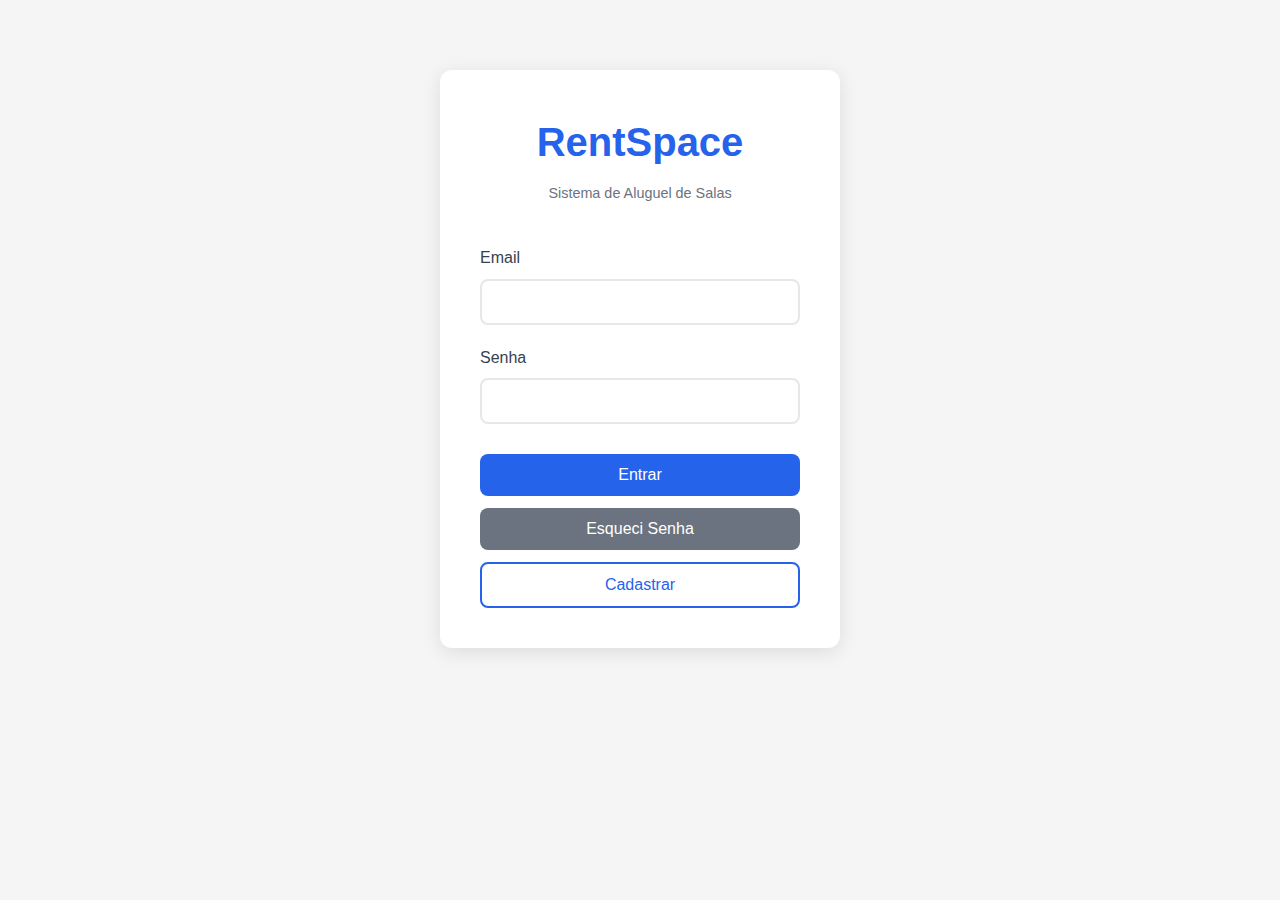
<file: index.html>
<!DOCTYPE html>
<html lang="pt-BR">
<head>
    <meta charset="UTF-8">
    <meta name="viewport" content="width=device-width, initial-scale=1.0">
    <title>Sistema de Aluguel - Login</title>
    <link rel="stylesheet" href="styles.css">
</head>
<body>
    <div class="container">
        <div class="login-card">
            <div class="logo">
                <h1>RentSpace</h1>
                <p>Sistema de Aluguel de Salas</p>
            </div>
            
            <form class="login-form" id="loginForm">
                <div class="form-group">
                    <label for="email">Email</label>
                    <input type="email" id="email" name="email" required>
                </div>
                
                <div class="form-group">
                    <label for="password">Senha</label>
                    <input type="password" id="password" name="password" required>
                </div>
                
                <div class="button-group">
                    <button type="submit" class="btn btn-primary">Entrar</button>
                    <button type="button" class="btn btn-secondary" onclick="window.location.href='forgot-password.html'">Esqueci Senha</button>
                    <button type="button" class="btn btn-outline" onclick="window.location.href='register.html'">Cadastrar</button>
                </div>
            </form>
        </div>
    </div>

    <script>
        document.getElementById('loginForm').addEventListener('submit', function(e) {
            e.preventDefault();
            // Simular login bem-sucedido
            window.location.href = 'dashboard.html';
        });
    </script>
</body>
</html>
</file>
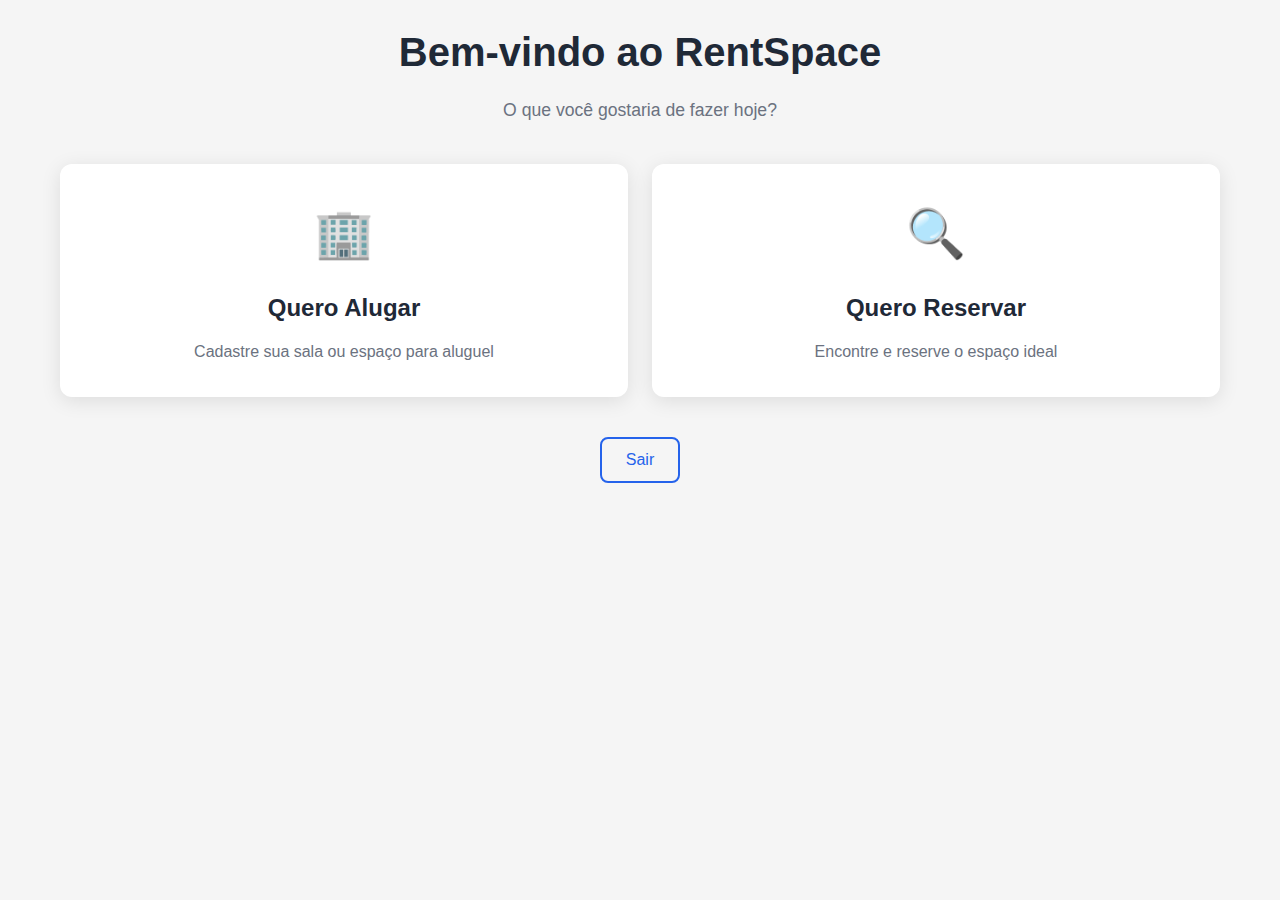
<file: dashboard.html>
<!DOCTYPE html>
<html lang="pt-BR">
<head>
    <meta charset="UTF-8">
    <meta name="viewport" content="width=device-width, initial-scale=1.0">
    <title>Dashboard - RentSpace</title>
    <link rel="stylesheet" href="styles.css">
</head>
<body>
    <div class="container">
        <div class="dashboard-header">
            <h1>Bem-vindo ao RentSpace</h1>
            <p>O que você gostaria de fazer hoje?</p>
        </div>
        
        <div class="dashboard-content">
            <div class="action-cards">
                <div class="action-card" onclick="window.location.href='room-form.html'">
                    <div class="card-icon">🏢</div>
                    <h3>Quero Alugar</h3>
                    <p>Cadastre sua sala ou espaço para aluguel</p>
                </div>
                
                <div class="action-card" onclick="window.location.href='room-list.html'">
                    <div class="card-icon">🔍</div>
                    <h3>Quero Reservar</h3>
                    <p>Encontre e reserve o espaço ideal</p>
                </div>
            </div>
        </div>
        
        <div class="logout-section">
            <button class="btn btn-outline" onclick="window.location.href='index.html'">Sair</button>
        </div>
    </div>
</body>
</html>
</file>
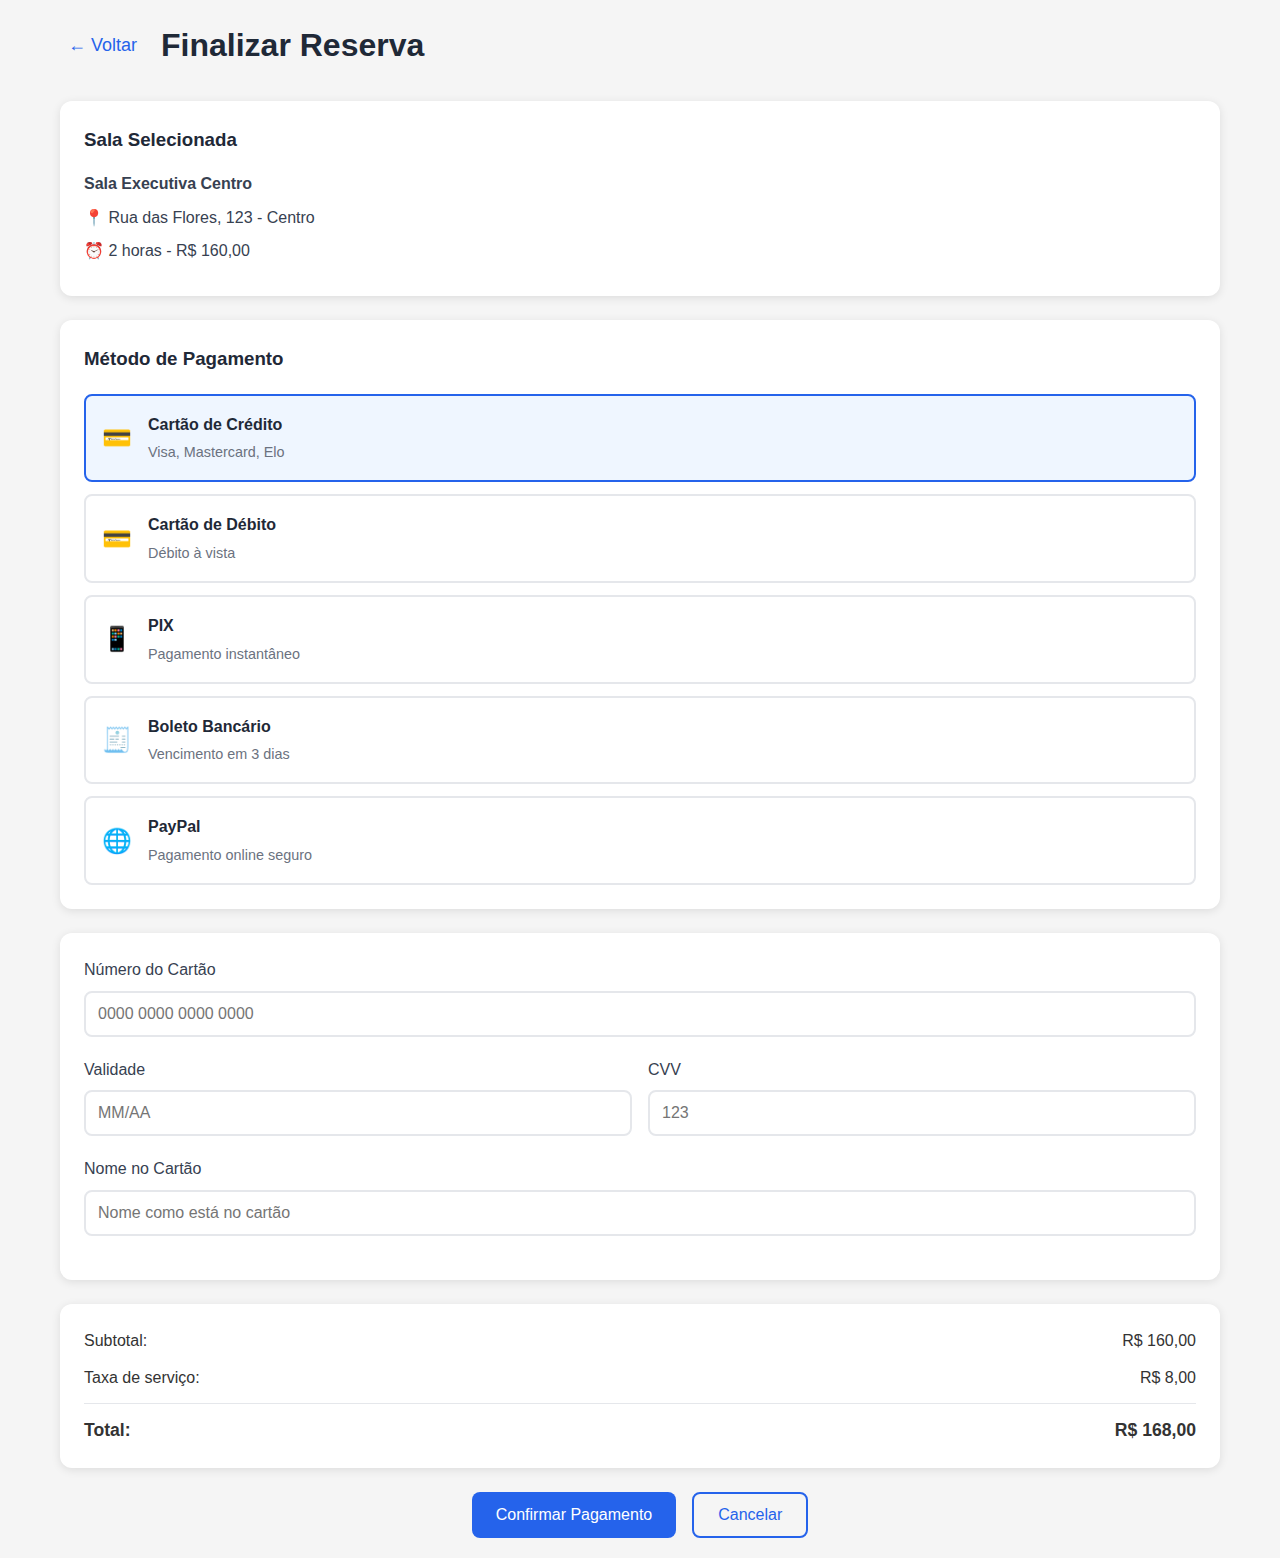
<file: payment.html>
<!DOCTYPE html>
<html lang="pt-BR">
<head>
    <meta charset="UTF-8">
    <meta name="viewport" content="width=device-width, initial-scale=1.0">
    <title>Pagamento - RentSpace</title>
    <link rel="stylesheet" href="styles.css">
</head>
<body>
    <div class="container">
        <div class="form-header">
            <button class="back-btn" onclick="window.location.href='room-list.html'">← Voltar</button>
            <h1>Finalizar Reserva</h1>
        </div>
        
        <div class="payment-summary">
            <div class="selected-room">
                <h3>Sala Selecionada</h3>
                <div class="room-details-payment">
                    <p><strong>Sala Executiva Centro</strong></p>
                    <p>📍 Rua das Flores, 123 - Centro</p>
                    <p>⏰ 2 horas - R$ 160,00</p>
                </div>
            </div>
        </div>
        
        <div class="payment-methods">
            <h3>Método de Pagamento</h3>
            
            <div class="payment-options">
                <label class="payment-option">
                    <input type="radio" name="payment" value="credit" checked>
                    <div class="payment-card">
                        <div class="payment-icon">💳</div>
                        <div class="payment-info">
                            <h4>Cartão de Crédito</h4>
                            <p>Visa, Mastercard, Elo</p>
                        </div>
                    </div>
                </label>
                
                <label class="payment-option">
                    <input type="radio" name="payment" value="debit">
                    <div class="payment-card">
                        <div class="payment-icon">💳</div>
                        <div class="payment-info">
                            <h4>Cartão de Débito</h4>
                            <p>Débito à vista</p>
                        </div>
                    </div>
                </label>
                
                <label class="payment-option">
                    <input type="radio" name="payment" value="pix">
                    <div class="payment-card">
                        <div class="payment-icon">📱</div>
                        <div class="payment-info">
                            <h4>PIX</h4>
                            <p>Pagamento instantâneo</p>
                        </div>
                    </div>
                </label>
                
                <label class="payment-option">
                    <input type="radio" name="payment" value="boleto">
                    <div class="payment-card">
                        <div class="payment-icon">🧾</div>
                        <div class="payment-info">
                            <h4>Boleto Bancário</h4>
                            <p>Vencimento em 3 dias</p>
                        </div>
                    </div>
                </label>
                
                <label class="payment-option">
                    <input type="radio" name="payment" value="paypal">
                    <div class="payment-card">
                        <div class="payment-icon">🌐</div>
                        <div class="payment-info">
                            <h4>PayPal</h4>
                            <p>Pagamento online seguro</p>
                        </div>
                    </div>
                </label>
            </div>
        </div>
        
        <div class="payment-form" id="paymentForm">
            <div class="card-form" id="cardForm">
                <div class="form-group">
                    <label for="cardNumber">Número do Cartão</label>
                    <input type="text" id="cardNumber" placeholder="0000 0000 0000 0000" maxlength="19">
                </div>
                
                <div class="form-row">
                    <div class="form-group">
                        <label for="cardExpiry">Validade</label>
                        <input type="text" id="cardExpiry" placeholder="MM/AA" maxlength="5">
                    </div>
                    
                    <div class="form-group">
                        <label for="cardCvv">CVV</label>
                        <input type="text" id="cardCvv" placeholder="123" maxlength="4">
                    </div>
                </div>
                
                <div class="form-group">
                    <label for="cardName">Nome no Cartão</label>
                    <input type="text" id="cardName" placeholder="Nome como está no cartão">
                </div>
            </div>
            
            <div class="pix-form" id="pixForm" style="display: none;">
                <div class="pix-info">
                    <h4>Pagamento via PIX</h4>
                    <p>Após confirmar, você receberá o código PIX para pagamento.</p>
                    <div class="pix-qr">
                        <div class="qr-placeholder">QR CODE</div>
                        <p>Escaneie o código ou copie a chave PIX</p>
                    </div>
                </div>
            </div>
            
            <div class="boleto-form" id="boletoForm" style="display: none;">
                <div class="boleto-info">
                    <h4>Boleto Bancário</h4>
                    <p>O boleto será gerado após a confirmação e enviado por email.</p>
                    <div class="boleto-details">
                        <p><strong>Vencimento:</strong> 3 dias úteis</p>
                        <p><strong>Valor:</strong> R$ 160,00</p>
                    </div>
                </div>
            </div>
        </div>
        
        <div class="payment-total">
            <div class="total-breakdown">
                <div class="total-line">
                    <span>Subtotal:</span>
                    <span>R$ 160,00</span>
                </div>
                <div class="total-line">
                    <span>Taxa de serviço:</span>
                    <span>R$ 8,00</span>
                </div>
                <div class="total-line total-final">
                    <span><strong>Total:</strong></span>
                    <span><strong>R$ 168,00</strong></span>
                </div>
            </div>
        </div>
        
        <div class="payment-actions">
            <button class="btn btn-primary" onclick="processPayment()">Confirmar Pagamento</button>
            <button class="btn btn-outline" onclick="window.location.href='room-list.html'">Cancelar</button>
        </div>
    </div>

    <script>
        // Payment method switching
        document.querySelectorAll('input[name="payment"]').forEach(radio => {
            radio.addEventListener('change', function() {
                // Hide all forms
                document.getElementById('cardForm').style.display = 'none';
                document.getElementById('pixForm').style.display = 'none';
                document.getElementById('boletoForm').style.display = 'none';
                
                // Show selected form
                if (this.value === 'credit' || this.value === 'debit') {
                    document.getElementById('cardForm').style.display = 'block';
                } else if (this.value === 'pix') {
                    document.getElementById('pixForm').style.display = 'block';
                } else if (this.value === 'boleto') {
                    document.getElementById('boletoForm').style.display = 'block';
                }
            });
        });
        
        // Card number formatting
        document.getElementById('cardNumber').addEventListener('input', function() {
            let value = this.value.replace(/\s/g, '').replace(/[^0-9]/gi, '');
            let formattedValue = value.match(/.{1,4}/g)?.join(' ') || value;
            this.value = formattedValue;
        });
        
        // Card expiry formatting
        document.getElementById('cardExpiry').addEventListener('input', function() {
            let value = this.value.replace(/\D/g, '');
            if (value.length >= 2) {
                value = value.substring(0, 2) + '/' + value.substring(2, 4);
            }
            this.value = value;
        });
        
        function processPayment() {
            alert('Pagamento processado com sucesso! Sua reserva foi confirmada.');
            window.location.href = 'dashboard.html';
        }
    </script>
</body>
</html>
</file>
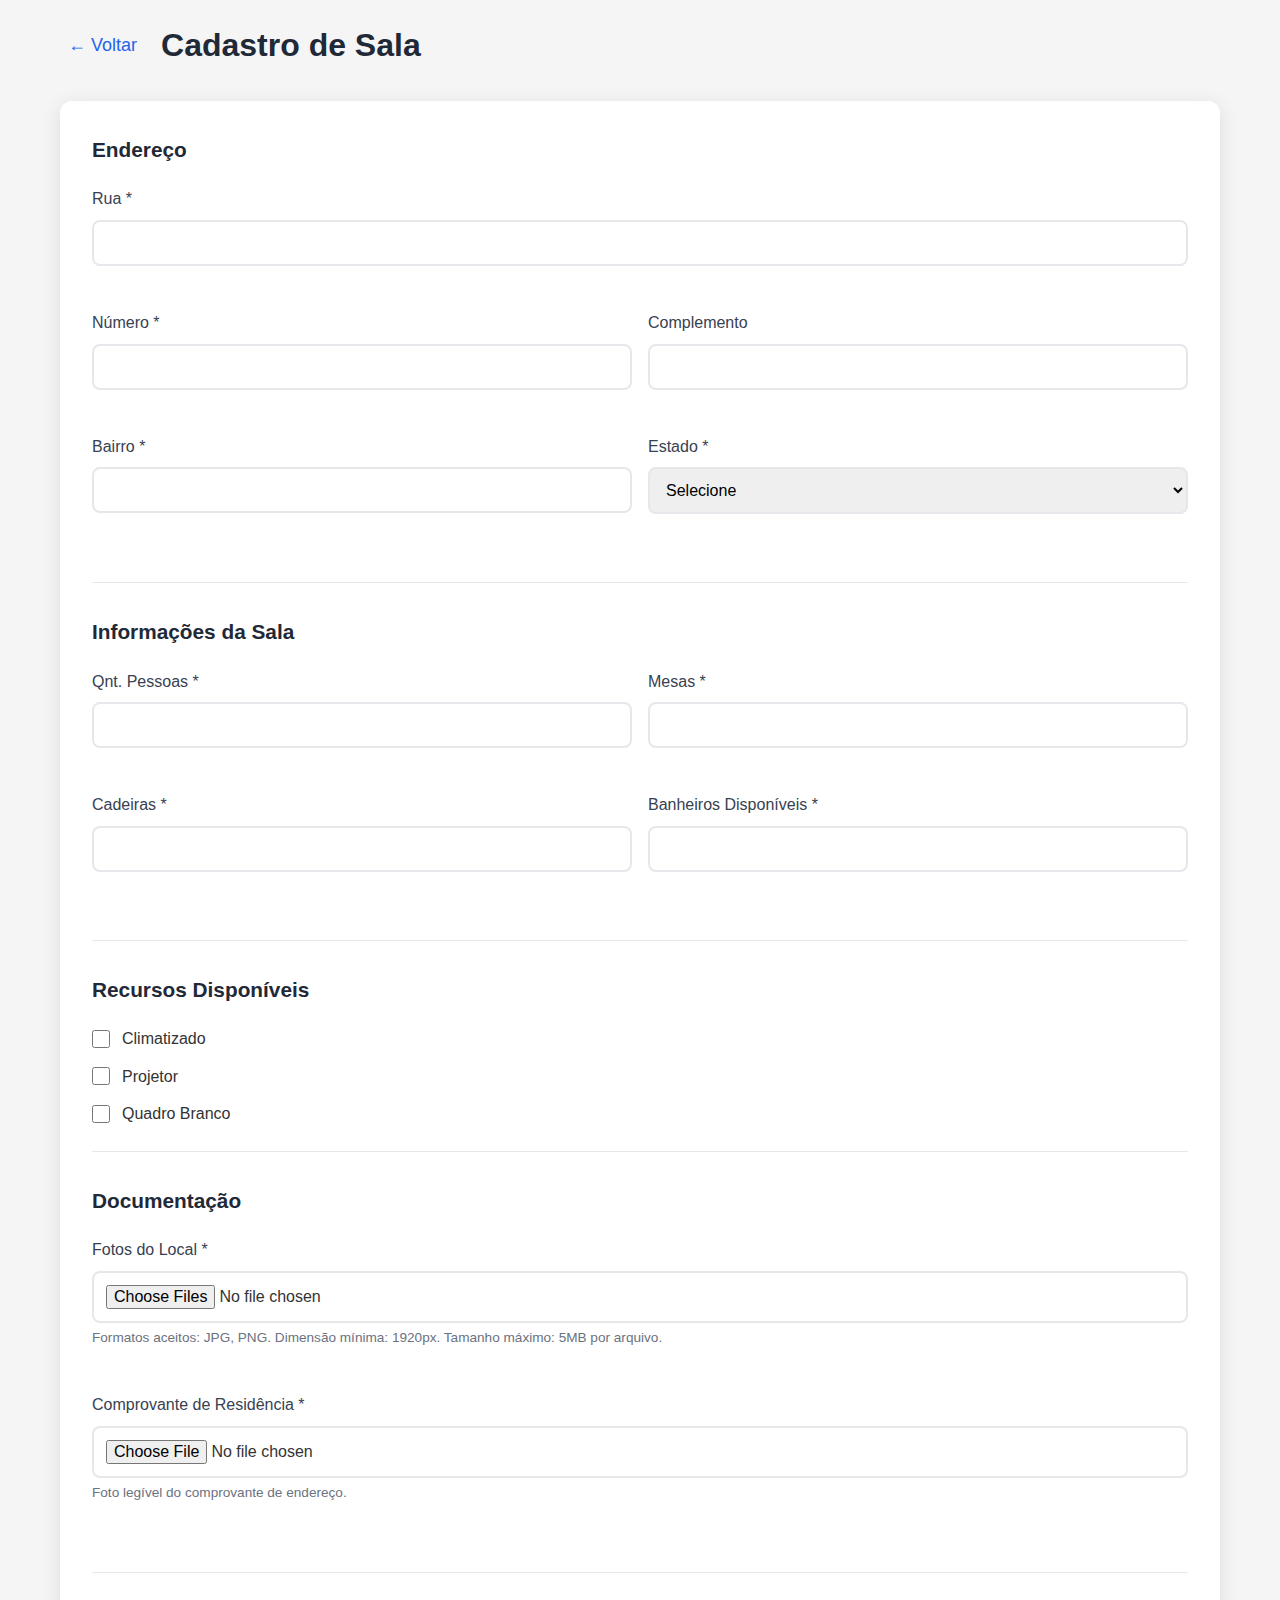
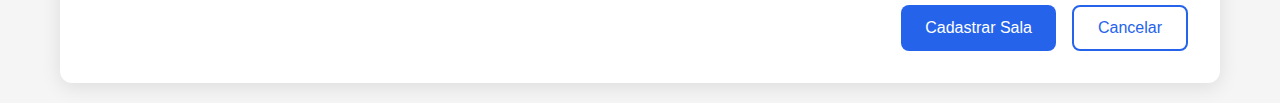
<file: room-form.html>
<!DOCTYPE html>
<html lang="pt-BR">
<head>
    <meta charset="UTF-8">
    <meta name="viewport" content="width=device-width, initial-scale=1.0">
    <title>Cadastro de Sala - RentSpace</title>
    <link rel="stylesheet" href="styles.css">
</head>
<body>
    <div class="container">
        <div class="form-header">
            <button class="back-btn" onclick="window.location.href='dashboard.html'">← Voltar</button>
            <h1>Cadastro de Sala</h1>
        </div>
        
        <form class="room-form" id="roomForm">
            <div class="form-section">
                <h3>Endereço</h3>
                
                <div class="form-group">
                    <label for="street">Rua *</label>
                    <input type="text" id="street" name="street" required>
                    <span class="error-message" id="street-error"></span>
                </div>
                
                <div class="form-row">
                    <div class="form-group">
                        <label for="number">Número *</label>
                        <input type="number" id="number" name="number" required min="1">
                        <span class="error-message" id="number-error"></span>
                    </div>
                    
                    <div class="form-group">
                        <label for="complement">Complemento</label>
                        <input type="text" id="complement" name="complement">
                    </div>
                </div>
                
                <div class="form-row">
                    <div class="form-group">
                        <label for="neighborhood">Bairro *</label>
                        <input type="text" id="neighborhood" name="neighborhood" required>
                        <span class="error-message" id="neighborhood-error"></span>
                    </div>
                    
                    <div class="form-group">
                        <label for="state">Estado *</label>
                        <select id="state" name="state" required>
                            <option value="">Selecione</option>
                            <option value="AC">Acre</option>
                            <option value="AL">Alagoas</option>
                            <option value="AP">Amapá</option>
                            <option value="AM">Amazonas</option>
                            <option value="BA">Bahia</option>
                            <option value="CE">Ceará</option>
                            <option value="DF">Distrito Federal</option>
                            <option value="ES">Espírito Santo</option>
                            <option value="GO">Goiás</option>
                            <option value="MA">Maranhão</option>
                            <option value="MT">Mato Grosso</option>
                            <option value="MS">Mato Grosso do Sul</option>
                            <option value="MG">Minas Gerais</option>
                            <option value="PA">Pará</option>
                            <option value="PB">Paraíba</option>
                            <option value="PR">Paraná</option>
                            <option value="PE">Pernambuco</option>
                            <option value="PI">Piauí</option>
                            <option value="RJ">Rio de Janeiro</option>
                            <option value="RN">Rio Grande do Norte</option>
                            <option value="RS">Rio Grande do Sul</option>
                            <option value="RO">Rondônia</option>
                            <option value="RR">Roraima</option>
                            <option value="SC">Santa Catarina</option>
                            <option value="SP">São Paulo</option>
                            <option value="SE">Sergipe</option>
                            <option value="TO">Tocantins</option>
                        </select>
                        <span class="error-message" id="state-error"></span>
                    </div>
                </div>
            </div>
            
            <div class="form-section">
                <h3>Informações da Sala</h3>
                
                <div class="form-row">
                    <div class="form-group">
                        <label for="capacity">Qnt. Pessoas *</label>
                        <input type="number" id="capacity" name="capacity" required min="1">
                        <span class="error-message" id="capacity-error"></span>
                    </div>
                    
                    <div class="form-group">
                        <label for="tables">Mesas *</label>
                        <input type="number" id="tables" name="tables" required min="0">
                        <span class="error-message" id="tables-error"></span>
                    </div>
                </div>
                
                <div class="form-row">
                    <div class="form-group">
                        <label for="chairs">Cadeiras *</label>
                        <input type="number" id="chairs" name="chairs" required min="0">
                        <span class="error-message" id="chairs-error"></span>
                    </div>
                    
                    <div class="form-group">
                        <label for="bathrooms">Banheiros Disponíveis *</label>
                        <input type="number" id="bathrooms" name="bathrooms" required min="1">
                        <span class="error-message" id="bathrooms-error"></span>
                    </div>
                </div>
            </div>
            
            <div class="form-section">
                <h3>Recursos Disponíveis</h3>
                
                <div class="checkbox-group">
                    <label class="checkbox-label">
                        <input type="checkbox" id="airConditioned" name="airConditioned">
                        <span class="checkmark"></span>
                        Climatizado
                    </label>
                    
                    <label class="checkbox-label">
                        <input type="checkbox" id="projector" name="projector">
                        <span class="checkmark"></span>
                        Projetor
                    </label>
                    
                    <label class="checkbox-label">
                        <input type="checkbox" id="whiteboard" name="whiteboard">
                        <span class="checkmark"></span>
                        Quadro Branco
                    </label>
                </div>
            </div>
            
            <div class="form-section">
                <h3>Documentação</h3>
                
                <div class="form-group">
                    <label for="roomPhotos">Fotos do Local *</label>
                    <input type="file" id="roomPhotos" name="roomPhotos" multiple accept=".jpg,.jpeg,.png" required>
                    <span class="file-info">Formatos aceitos: JPG, PNG. Dimensão mínima: 1920px. Tamanho máximo: 5MB por arquivo.</span>
                    <span class="error-message" id="roomPhotos-error"></span>
                </div>
                
                <div class="form-group">
                    <label for="addressProof">Comprovante de Residência *</label>
                    <input type="file" id="addressProof" name="addressProof" accept=".jpg,.jpeg,.png" required>
                    <span class="file-info">Foto legível do comprovante de endereço.</span>
                    <span class="error-message" id="addressProof-error"></span>
                </div>
            </div>
            
            <div class="form-actions">
                <button type="submit" class="btn btn-primary">Cadastrar Sala</button>
                <button type="button" class="btn btn-outline" onclick="window.location.href='dashboard.html'">Cancelar</button>
            </div>
        </form>
    </div>

    <script src="room-form.js"></script>
</body>
</html>
</file>
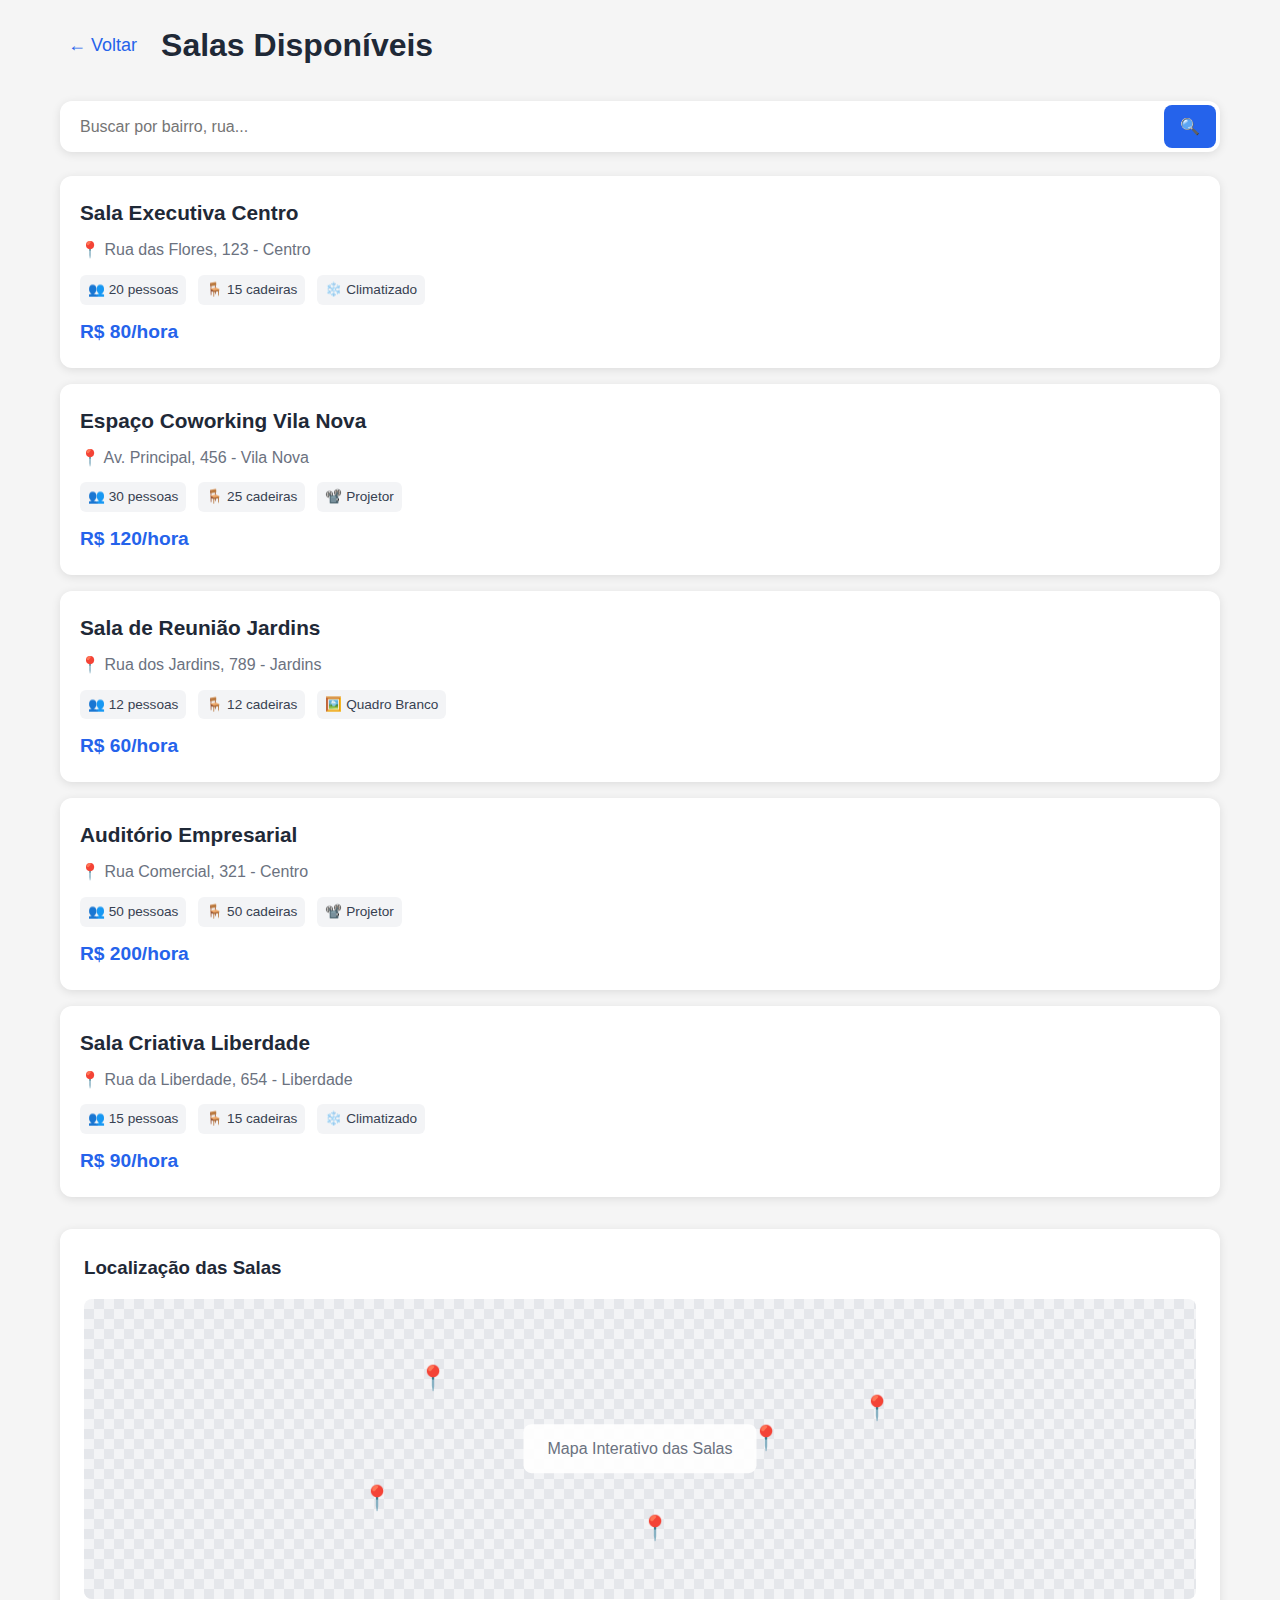
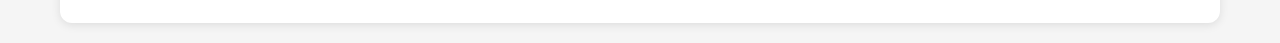
<file: room-list.html>
<!DOCTYPE html>
<html lang="pt-BR">
<head>
    <meta charset="UTF-8">
    <meta name="viewport" content="width=device-width, initial-scale=1.0">
    <title>Buscar Salas - RentSpace</title>
    <link rel="stylesheet" href="styles.css">
</head>
<body>
    <div class="container">
        <div class="form-header">
            <button class="back-btn" onclick="window.location.href='dashboard.html'">← Voltar</button>
            <h1>Salas Disponíveis</h1>
        </div>
        
        <div class="search-section">
            <div class="search-bar">
                <input type="text" placeholder="Buscar por bairro, rua..." id="searchInput">
                <button class="search-btn">🔍</button>
            </div>
        </div>
        
        <div class="rooms-list">
            <div class="room-card" onclick="selectRoom(1)">
                <div class="room-info">
                    <h3>Sala Executiva Centro</h3>
                    <p>📍 Rua das Flores, 123 - Centro</p>
                    <div class="room-details">
                        <span>👥 20 pessoas</span>
                        <span>🪑 15 cadeiras</span>
                        <span>❄️ Climatizado</span>
                    </div>
                    <div class="room-price">R$ 80/hora</div>
                </div>
            </div>
            
            <div class="room-card" onclick="selectRoom(2)">
                <div class="room-info">
                    <h3>Espaço Coworking Vila Nova</h3>
                    <p>📍 Av. Principal, 456 - Vila Nova</p>
                    <div class="room-details">
                        <span>👥 30 pessoas</span>
                        <span>🪑 25 cadeiras</span>
                        <span>📽️ Projetor</span>
                    </div>
                    <div class="room-price">R$ 120/hora</div>
                </div>
            </div>
            
            <div class="room-card" onclick="selectRoom(3)">
                <div class="room-info">
                    <h3>Sala de Reunião Jardins</h3>
                    <p>📍 Rua dos Jardins, 789 - Jardins</p>
                    <div class="room-details">
                        <span>👥 12 pessoas</span>
                        <span>🪑 12 cadeiras</span>
                        <span>🖼️ Quadro Branco</span>
                    </div>
                    <div class="room-price">R$ 60/hora</div>
                </div>
            </div>
            
            <div class="room-card" onclick="selectRoom(4)">
                <div class="room-info">
                    <h3>Auditório Empresarial</h3>
                    <p>📍 Rua Comercial, 321 - Centro</p>
                    <div class="room-details">
                        <span>👥 50 pessoas</span>
                        <span>🪑 50 cadeiras</span>
                        <span>📽️ Projetor</span>
                    </div>
                    <div class="room-price">R$ 200/hora</div>
                </div>
            </div>
            
            <div class="room-card" onclick="selectRoom(5)">
                <div class="room-info">
                    <h3>Sala Criativa Liberdade</h3>
                    <p>📍 Rua da Liberdade, 654 - Liberdade</p>
                    <div class="room-details">
                        <span>👥 15 pessoas</span>
                        <span>🪑 15 cadeiras</span>
                        <span>❄️ Climatizado</span>
                    </div>
                    <div class="room-price">R$ 90/hora</div>
                </div>
            </div>
        </div>
        
        <div class="map-section">
            <h3>Localização das Salas</h3>
            <div class="map-container">
                <div class="map-placeholder">
                    <div class="map-pin" style="top: 20%; left: 30%;" data-room="1">📍</div>
                    <div class="map-pin" style="top: 40%; left: 60%;" data-room="2">📍</div>
                    <div class="map-pin" style="top: 60%; left: 25%;" data-room="3">📍</div>
                    <div class="map-pin" style="top: 30%; left: 70%;" data-room="4">📍</div>
                    <div class="map-pin" style="top: 70%; left: 50%;" data-room="5">📍</div>
                    <div class="map-overlay">Mapa Interativo das Salas</div>
                </div>
            </div>
        </div>
    </div>

    <script>
        function selectRoom(roomId) {
            localStorage.setItem('selectedRoom', roomId);
            window.location.href = 'payment.html';
        }
        
        // Highlight map pins on hover
        document.querySelectorAll('.map-pin').forEach(pin => {
            pin.addEventListener('click', function() {
                const roomId = this.getAttribute('data-room');
                selectRoom(roomId);
            });
        });
        
        // Search functionality
        document.getElementById('searchInput').addEventListener('input', function() {
            const searchTerm = this.value.toLowerCase();
            const roomCards = document.querySelectorAll('.room-card');
            
            roomCards.forEach(card => {
                const text = card.textContent.toLowerCase();
                if (text.includes(searchTerm)) {
                    card.style.display = 'block';
                } else {
                    card.style.display = 'none';
                }
            });
        });
    </script>
</body>
</html>
</file>
<file: styles.css>
* {
  margin: 0;
  padding: 0;
  box-sizing: border-box;
}

body {
  font-family: -apple-system, BlinkMacSystemFont, "Segoe UI", Roboto, Oxygen, Ubuntu, Cantarell, sans-serif;
  line-height: 1.6;
  color: #333;
  background-color: #f5f5f5;
}

.container {
  max-width: 1200px;
  margin: 0 auto;
  padding: 20px;
  min-height: 100vh;
}

/* Login Page Styles */
.login-card {
  background: white;
  border-radius: 12px;
  padding: 40px;
  box-shadow: 0 4px 20px rgba(0, 0, 0, 0.1);
  max-width: 400px;
  margin: 50px auto;
}

.logo {
  text-align: center;
  margin-bottom: 40px;
}

.logo h1 {
  color: #2563eb;
  font-size: 2.5rem;
  margin-bottom: 8px;
}

.logo p {
  color: #6b7280;
  font-size: 0.9rem;
}

.form-group {
  margin-bottom: 20px;
}

.form-group label {
  display: block;
  margin-bottom: 8px;
  font-weight: 500;
  color: #374151;
}

.form-group input,
.form-group select {
  width: 100%;
  padding: 12px;
  border: 2px solid #e5e7eb;
  border-radius: 8px;
  font-size: 16px;
  transition: border-color 0.3s;
}

.form-group input:focus,
.form-group select:focus {
  outline: none;
  border-color: #2563eb;
}

.button-group {
  display: flex;
  flex-direction: column;
  gap: 12px;
  margin-top: 30px;
}

.btn {
  padding: 12px 24px;
  border: none;
  border-radius: 8px;
  font-size: 16px;
  font-weight: 500;
  cursor: pointer;
  transition: all 0.3s;
  text-align: center;
  text-decoration: none;
  display: inline-block;
}

.btn-primary {
  background-color: #2563eb;
  color: white;
}

.btn-primary:hover {
  background-color: #1d4ed8;
}

.btn-secondary {
  background-color: #6b7280;
  color: white;
}

.btn-secondary:hover {
  background-color: #4b5563;
}

.btn-outline {
  background-color: transparent;
  color: #2563eb;
  border: 2px solid #2563eb;
}

.btn-outline:hover {
  background-color: #2563eb;
  color: white;
}

/* Dashboard Styles */
.dashboard-header {
  text-align: center;
  margin-bottom: 40px;
}

.dashboard-header h1 {
  color: #1f2937;
  font-size: 2.5rem;
  margin-bottom: 12px;
}

.dashboard-header p {
  color: #6b7280;
  font-size: 1.1rem;
}

.action-cards {
  display: grid;
  grid-template-columns: repeat(auto-fit, minmax(280px, 1fr));
  gap: 24px;
  margin-bottom: 40px;
}

.action-card {
  background: white;
  border-radius: 12px;
  padding: 32px;
  text-align: center;
  box-shadow: 0 4px 20px rgba(0, 0, 0, 0.1);
  cursor: pointer;
  transition: transform 0.3s, box-shadow 0.3s;
}

.action-card:hover {
  transform: translateY(-4px);
  box-shadow: 0 8px 30px rgba(0, 0, 0, 0.15);
}

.card-icon {
  font-size: 3rem;
  margin-bottom: 16px;
}

.action-card h3 {
  color: #1f2937;
  font-size: 1.5rem;
  margin-bottom: 12px;
}

.action-card p {
  color: #6b7280;
  font-size: 1rem;
}

.logout-section {
  text-align: center;
  margin-top: 40px;
}

/* Form Header */
.form-header {
  display: flex;
  align-items: center;
  margin-bottom: 30px;
  gap: 16px;
}

.back-btn {
  background: none;
  border: none;
  font-size: 18px;
  cursor: pointer;
  color: #2563eb;
  padding: 8px;
  border-radius: 8px;
  transition: background-color 0.3s;
}

.back-btn:hover {
  background-color: #f3f4f6;
}

.form-header h1 {
  color: #1f2937;
  font-size: 2rem;
}

/* Room Form Styles */
.room-form {
  background: white;
  border-radius: 12px;
  padding: 32px;
  box-shadow: 0 4px 20px rgba(0, 0, 0, 0.1);
}

.form-section {
  margin-bottom: 32px;
  padding-bottom: 24px;
  border-bottom: 1px solid #e5e7eb;
}

.form-section:last-child {
  border-bottom: none;
}

.form-section h3 {
  color: #1f2937;
  font-size: 1.3rem;
  margin-bottom: 20px;
}

.form-row {
  display: grid;
  grid-template-columns: 1fr 1fr;
  gap: 16px;
}

.checkbox-group {
  display: flex;
  flex-direction: column;
  gap: 12px;
}

.checkbox-label {
  display: flex;
  align-items: center;
  cursor: pointer;
  font-weight: 500;
}

.checkbox-label input[type="checkbox"] {
  margin-right: 12px;
  width: 18px;
  height: 18px;
}

.file-info {
  display: block;
  font-size: 0.85rem;
  color: #6b7280;
  margin-top: 4px;
}

.error-message {
  display: block;
  color: #dc2626;
  font-size: 0.85rem;
  margin-top: 4px;
  min-height: 20px;
}

.form-actions {
  display: flex;
  gap: 16px;
  justify-content: flex-end;
  margin-top: 32px;
}

/* Room List Styles */
.search-section {
  margin-bottom: 24px;
}

.search-bar {
  display: flex;
  background: white;
  border-radius: 12px;
  padding: 4px;
  box-shadow: 0 2px 10px rgba(0, 0, 0, 0.1);
}

.search-bar input {
  flex: 1;
  border: none;
  padding: 12px 16px;
  font-size: 16px;
  border-radius: 8px;
}

.search-bar input:focus {
  outline: none;
}

.search-btn {
  background: #2563eb;
  color: white;
  border: none;
  padding: 12px 16px;
  border-radius: 8px;
  cursor: pointer;
  font-size: 16px;
}

.rooms-list {
  display: flex;
  flex-direction: column;
  gap: 16px;
  margin-bottom: 32px;
}

.room-card {
  background: white;
  border-radius: 12px;
  padding: 20px;
  box-shadow: 0 2px 10px rgba(0, 0, 0, 0.1);
  cursor: pointer;
  transition: transform 0.3s, box-shadow 0.3s;
}

.room-card:hover {
  transform: translateY(-2px);
  box-shadow: 0 4px 20px rgba(0, 0, 0, 0.15);
}

.room-info h3 {
  color: #1f2937;
  font-size: 1.3rem;
  margin-bottom: 8px;
}

.room-info p {
  color: #6b7280;
  margin-bottom: 12px;
}

.room-details {
  display: flex;
  flex-wrap: wrap;
  gap: 12px;
  margin-bottom: 12px;
}

.room-details span {
  background: #f3f4f6;
  padding: 4px 8px;
  border-radius: 6px;
  font-size: 0.85rem;
  color: #374151;
}

.room-price {
  font-size: 1.2rem;
  font-weight: bold;
  color: #2563eb;
}

/* Map Styles */
.map-section {
  background: white;
  border-radius: 12px;
  padding: 24px;
  box-shadow: 0 2px 10px rgba(0, 0, 0, 0.1);
}

.map-section h3 {
  color: #1f2937;
  margin-bottom: 16px;
}

.map-container {
  position: relative;
  height: 300px;
  background: #f3f4f6;
  border-radius: 8px;
  overflow: hidden;
}

.map-placeholder {
  width: 100%;
  height: 100%;
  background: linear-gradient(45deg, #e5e7eb 25%, transparent 25%),
    linear-gradient(-45deg, #e5e7eb 25%, transparent 25%), linear-gradient(45deg, transparent 75%, #e5e7eb 75%),
    linear-gradient(-45deg, transparent 75%, #e5e7eb 75%);
  background-size: 20px 20px;
  background-position: 0 0, 0 10px, 10px -10px, -10px 0px;
  position: relative;
}

.map-pin {
  position: absolute;
  font-size: 24px;
  cursor: pointer;
  transition: transform 0.3s;
  z-index: 10;
}

.map-pin:hover {
  transform: scale(1.2);
}

.map-overlay {
  position: absolute;
  top: 50%;
  left: 50%;
  transform: translate(-50%, -50%);
  background: rgba(255, 255, 255, 0.9);
  padding: 12px 24px;
  border-radius: 8px;
  font-weight: 500;
  color: #6b7280;
}

/* Payment Styles */
.payment-summary {
  background: white;
  border-radius: 12px;
  padding: 24px;
  margin-bottom: 24px;
  box-shadow: 0 2px 10px rgba(0, 0, 0, 0.1);
}

.selected-room h3 {
  color: #1f2937;
  margin-bottom: 16px;
}

.room-details-payment p {
  margin-bottom: 8px;
  color: #374151;
}

.payment-methods {
  background: white;
  border-radius: 12px;
  padding: 24px;
  margin-bottom: 24px;
  box-shadow: 0 2px 10px rgba(0, 0, 0, 0.1);
}

.payment-methods h3 {
  color: #1f2937;
  margin-bottom: 20px;
}

.payment-options {
  display: flex;
  flex-direction: column;
  gap: 12px;
}

.payment-option {
  cursor: pointer;
}

.payment-option input[type="radio"] {
  display: none;
}

.payment-card {
  display: flex;
  align-items: center;
  padding: 16px;
  border: 2px solid #e5e7eb;
  border-radius: 8px;
  transition: all 0.3s;
}

.payment-option input[type="radio"]:checked + .payment-card {
  border-color: #2563eb;
  background-color: #eff6ff;
}

.payment-icon {
  font-size: 24px;
  margin-right: 16px;
}

.payment-info h4 {
  color: #1f2937;
  margin-bottom: 4px;
}

.payment-info p {
  color: #6b7280;
  font-size: 0.9rem;
}

.payment-form {
  background: white;
  border-radius: 12px;
  padding: 24px;
  margin-bottom: 24px;
  box-shadow: 0 2px 10px rgba(0, 0, 0, 0.1);
}

.pix-info,
.boleto-info {
  text-align: center;
}

.pix-qr {
  margin: 20px 0;
}

.qr-placeholder {
  width: 150px;
  height: 150px;
  background: #f3f4f6;
  border: 2px dashed #d1d5db;
  border-radius: 8px;
  display: flex;
  align-items: center;
  justify-content: center;
  margin: 0 auto 12px;
  font-weight: bold;
  color: #6b7280;
}

.boleto-details {
  background: #f9fafb;
  padding: 16px;
  border-radius: 8px;
  margin-top: 16px;
}

.payment-total {
  background: white;
  border-radius: 12px;
  padding: 24px;
  margin-bottom: 24px;
  box-shadow: 0 2px 10px rgba(0, 0, 0, 0.1);
}

.total-breakdown {
  display: flex;
  flex-direction: column;
  gap: 12px;
}

.total-line {
  display: flex;
  justify-content: space-between;
  align-items: center;
}

.total-final {
  border-top: 1px solid #e5e7eb;
  padding-top: 12px;
  font-size: 1.1rem;
}

.payment-actions {
  display: flex;
  gap: 16px;
  justify-content: center;
}

/* Mobile Responsiveness */
@media (max-width: 768px) {
  .container {
    padding: 16px;
  }

  .login-card {
    padding: 24px;
    margin: 20px auto;
  }

  .logo h1 {
    font-size: 2rem;
  }

  .dashboard-header h1 {
    font-size: 2rem;
  }

  .action-cards {
    grid-template-columns: 1fr;
  }

  .form-row {
    grid-template-columns: 1fr;
  }

  .form-actions {
    flex-direction: column;
  }

  .payment-actions {
    flex-direction: column;
  }

  .room-details {
    flex-direction: column;
    gap: 8px;
  }

  .map-container {
    height: 250px;
  }
}

@media (max-width: 480px) {
  .form-header {
    flex-direction: column;
    align-items: flex-start;
    gap: 8px;
  }

  .form-header h1 {
    font-size: 1.5rem;
  }

  .room-form {
    padding: 20px;
  }

  .button-group {
    gap: 8px;
  }

  .btn {
    padding: 10px 20px;
    font-size: 14px;
  }
}
</file>
